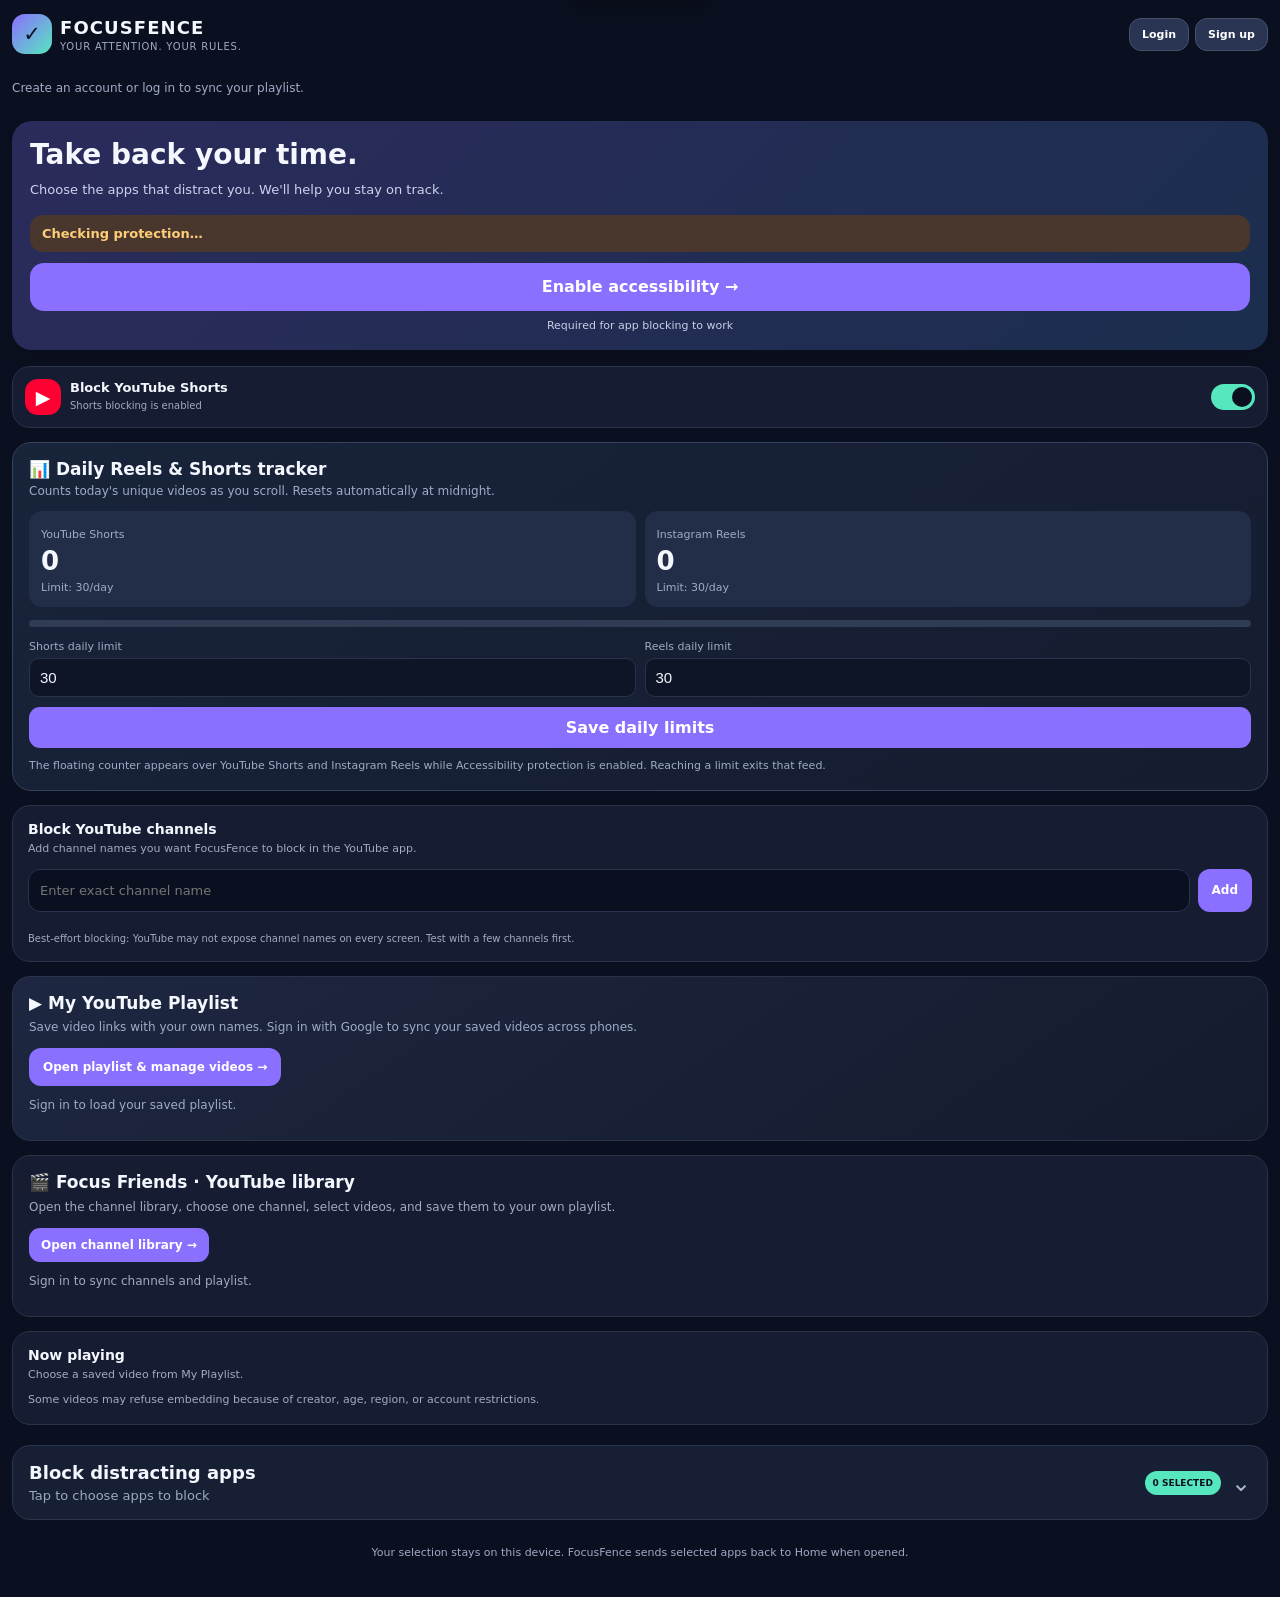
<file: focusfence-ui/index.html>
<!doctype html>
<html lang="en">
<head>
<meta charset="utf-8">
<meta name="viewport" content="width=device-width,initial-scale=1,maximum-scale=1,user-scalable=no">
<meta name="theme-color" content="#0b1020">
<title>FocusFence</title>
<style>
:root{color-scheme:dark;--bg:#0b1020;--surface:#161d32;--surface2:#1e2741;--white:#f5f7ff;--muted:#a0abc6;--purple:#8b6fff;--mint:#56e7be;--line:#2b3349}
*{box-sizing:border-box}html,body{margin:0;min-height:100%;background:var(--bg);color:var(--white);font-family:system-ui,-apple-system,Roboto,sans-serif}body{padding:14px 16px 28px}.brand{display:flex;align-items:center;gap:11px;margin:4px 0 15px}.logo{width:46px;height:46px;border-radius:15px;background:linear-gradient(135deg,#8b6fff,#56e7be);display:grid;place-items:center;font-size:24px;color:#0b1020;font-weight:900}.brand-name{font-size:18px;font-weight:850;letter-spacing:.08em}.tag{font-size:10px;letter-spacing:.12em;color:var(--muted);margin-top:3px}.beta{margin-left:auto;border-radius:99px;padding:7px 10px;background:#8b6fff;color:white;font-size:10px;font-weight:800}.hero{padding:18px;border-radius:23px;background:linear-gradient(135deg,#2b2b5b,#1b2e4e);box-shadow:0 12px 28px #0002}.hero h1{font-size:clamp(22px,6vw,28px);line-height:1.15;margin:0 0 9px}.hero p{font-size:14px;line-height:1.5;color:#cdd3ee;margin:0 0 15px}.status{background:#49372d;color:#ffcd78;border-radius:13px;padding:11px 12px;font-weight:750;font-size:13px}.status.on{background:#1b4243;color:var(--mint)}button{border:0;color:white;font:inherit;font-weight:750;cursor:pointer}.primary{width:100%;height:48px;margin-top:11px;border-radius:14px;background:var(--purple)}.hint{text-align:center;color:#c8cee6;font-size:11px;margin:8px 0 0}.section{display:flex;align-items:center;gap:8px;margin:20px 0 11px}.section h2{font-size:19px;line-height:1.2;margin:0}.section p{font-size:12px;color:var(--muted);margin:5px 0 0}.count{margin-left:auto;white-space:nowrap;border-radius:99px;padding:8px 10px;background:var(--mint);color:#0b1020;font-size:10px;font-weight:850}input[type=search]{width:100%;height:49px;border:1px solid #28334e;border-radius:15px;background:var(--surface);color:var(--white);padding:0 14px;font:inherit;font-size:14px;outline:none;margin-bottom:11px}input[type=search]:focus{border-color:var(--purple)}.list{background:var(--surface);border-radius:17px;padding:4px 11px;overflow:hidden}.app{display:flex;align-items:center;gap:11px;min-height:65px;border-bottom:1px solid var(--line);padding:9px 2px}.app:last-child{border-bottom:0}.app-icon{width:39px;height:39px;flex:none;display:grid;place-items:center;border-radius:12px;background:#2a3453;color:var(--mint);font-weight:850}.app-name{font-size:14px;font-weight:700;overflow-wrap:anywhere}.app-state{font-size:11px;color:var(--muted);margin-top:3px}.app-state.blocked{color:var(--mint)}.app label{margin-left:auto;flex:none;display:flex;align-items:center;padding-left:8px;min-height:42px}.app input{width:21px;height:21px;accent-color:var(--mint)}.more{width:100%;padding:13px;border-radius:12px;background:var(--surface2);margin:9px 0;font-size:13px}.empty{padding:23px 8px;text-align:center;color:var(--muted);font-size:13px}.footer{text-align:center;font-size:11px;line-height:1.5;color:var(--muted);padding:15px 8px}.shorts-card{margin-top:16px;padding:15px;border:1px solid var(--line);border-radius:18px;background:var(--surface);display:flex;align-items:center;gap:12px}.shorts-icon{width:42px;height:42px;border-radius:13px;display:grid;place-items:center;background:#ff0033;color:white;font-size:19px;font-weight:900;flex:none}.shorts-copy{min-width:0;flex:1}.shorts-title{font-size:14px;font-weight:800}.shorts-sub{font-size:11px;line-height:1.4;color:var(--muted);margin-top:4px}.switch{width:48px;height:28px;position:relative;flex:none}.switch input{opacity:0;width:0;height:0}.slider{position:absolute;inset:0;border-radius:99px;background:#48516a;transition:.2s}.slider:before{content:"";position:absolute;width:22px;height:22px;left:3px;top:3px;border-radius:50%;background:white;transition:.2s}.switch input:checked+.slider{background:var(--mint)}.switch input:checked+.slider:before{transform:translateX(20px);background:#0b1020}.offline{display:none;margin:10px 0;color:#ffcd78;font-size:12px;text-align:center}
.yt-library{margin-top:14px;padding:15px;border:1px solid var(--line);border-radius:18px;background:var(--surface)}.yt-library h2{font-size:17px;margin:0 0 6px}.yt-library p{font-size:12px;line-height:1.5;color:var(--muted);margin:0 0 12px}.yt-form{display:flex;gap:8px;margin-top:9px}.yt-form input,.yt-library input[type=password],.yt-library input[type=search]{min-width:0;width:100%;height:43px;border:1px solid #28334e;border-radius:12px;background:var(--bg);color:var(--white);padding:0 11px;font:inherit;font-size:13px}.yt-form input{flex:1}.yt-form button,.yt-actions button,.yt-channel button,.yt-play{padding:9px 11px;border-radius:10px;background:var(--purple);font-size:11px}.yt-actions{display:flex;gap:8px;margin:8px 0}.yt-actions button{flex:1;background:var(--surface2)}.yt-channel{margin-top:10px;padding:11px;border:1px solid var(--line);border-radius:13px;background:#12192b}.yt-channel-head{display:flex;align-items:center;gap:8px}.yt-channel-name{font-size:13px;font-weight:800;flex:1;min-width:0;overflow-wrap:anywhere}.yt-channel button{background:var(--surface2)}.yt-video{display:flex;gap:9px;align-items:center;margin-top:9px;padding-top:9px;border-top:1px solid var(--line)}.yt-thumb{width:92px;aspect-ratio:16/9;object-fit:cover;border-radius:8px;background:#080b13;flex:none}.yt-video-title{font-size:12px;font-weight:700;line-height:1.35;overflow-wrap:anywhere}.yt-video-meta,.yt-status{font-size:10px;line-height:1.5;color:var(--muted);margin-top:5px;overflow-wrap:anywhere}.yt-play{margin-left:auto;flex:none}.yt-library input[type=search]{margin-top:6px}

/* Mobile fit fixes */
html{width:100%;overflow-x:hidden;-webkit-text-size-adjust:100%}
body{width:100%;max-width:100vw;overflow-x:hidden;padding: max(10px,env(safe-area-inset-top)) 12px max(20px,env(safe-area-inset-bottom))}
.brand{gap:8px;min-width:0}
.logo{width:40px;height:40px;flex:0 0 40px;border-radius:13px;font-size:21px}
.brand-name{font-size:clamp(15px,4.5vw,18px);letter-spacing:.06em}
.tag{font-size:clamp(8px,2.5vw,10px);letter-spacing:.08em}
.beta{padding:6px 8px;font-size:9px;flex:none}
.hero{padding:clamp(14px,4vw,18px);border-radius:20px}
.hero p{font-size:13px}
.section{align-items:flex-start;flex-wrap:wrap;row-gap:8px}
.section h2{font-size:clamp(16px,4.8vw,19px)}
.section>div:first-child{min-width:0;flex:1 1 180px}
.count{font-size:9px;padding:7px 8px}
.shorts-card{padding:12px;gap:9px}
.shorts-icon{width:36px;height:36px;flex:0 0 36px}
.shorts-title{font-size:13px}
.shorts-sub{font-size:10px}
.switch{width:44px;height:26px}
.slider:before{width:20px;height:20px}
.switch input:checked+.slider:before{transform:translateX(18px)}
.app{gap:8px}
.app-icon{width:35px;height:35px;flex:0 0 35px}
.app-name{font-size:13px}
.app label{padding-left:5px}
@media(max-width:360px){
 body{padding-left:9px;padding-right:9px}
 .brand{gap:6px}
 .logo{width:35px;height:35px;flex-basis:35px}
 .brand-name{font-size:14px;letter-spacing:.04em}
 .tag{font-size:7px;letter-spacing:.04em}
 .beta{padding:5px 6px;font-size:8px}
 .hero h1{font-size:22px}
 .shorts-card{gap:7px}
 .shorts-title{font-size:12px}
 .section>div:first-child{flex-basis:155px}
}


.channel-card{margin-top:12px;padding:15px;border:1px solid var(--line);border-radius:18px;background:var(--surface)}
.channel-title{font-size:14px;font-weight:800}
.channel-sub{font-size:11px;line-height:1.45;color:var(--muted);margin-top:4px}
.channel-entry{display:flex;gap:8px;margin-top:12px}
.channel-entry input{min-width:0;flex:1;height:43px;border:1px solid #28334e;border-radius:12px;background:var(--bg);color:var(--white);padding:0 11px;font:inherit;font-size:13px}
.channel-entry button{padding:0 14px;border-radius:12px;background:var(--purple);font-size:12px}
.channel-list{display:flex;flex-wrap:wrap;gap:7px;margin-top:10px}
.channel-chip{display:flex;align-items:center;gap:7px;max-width:100%;padding:7px 9px;border-radius:11px;background:var(--surface2);font-size:12px;overflow-wrap:anywhere}
.channel-chip button{background:transparent;color:#ff9ba8;padding:0;font-size:17px;line-height:1}
.channel-note{font-size:10px;line-height:1.45;color:var(--muted);margin-top:10px}


.player-card{margin-top:14px;padding:15px;border:1px solid var(--line);border-radius:18px;background:var(--surface)}
.player-input{display:flex;gap:8px;margin-top:12px}
.player-input input{min-width:0;flex:1;height:44px;border:1px solid #28334e;border-radius:12px;background:var(--bg);color:var(--white);padding:0 11px;font:inherit;font-size:13px}
.player-input button{padding:0 14px;border-radius:12px;background:var(--purple);font-size:12px}
.player-frame{display:none;width:100%;aspect-ratio:16/9;margin-top:12px;border:0;border-radius:13px;background:#000;overflow:hidden}.player-frame iframe{display:block;width:100%;height:100%;border:0;border-radius:13px}
.player-message{font-size:11px;line-height:1.5;color:var(--muted);margin-top:9px}
.player-login{width:100%;min-height:43px;margin-top:10px;border:1px solid #46516c;border-radius:12px;background:var(--surface2);font-size:12px}
body.pip-mode{padding:0!important;overflow:hidden!important;background:#000!important}
body.pip-mode>*{display:none!important}
body.pip-mode #playerCard{display:block!important;position:fixed;inset:0;margin:0;padding:0;border:0;border-radius:0;background:#000;z-index:9999}
body.pip-mode #playerCard>*:not(#videoFrame){display:none!important}
body.pip-mode #videoFrame{display:block!important;width:100vw;height:100vh;aspect-ratio:auto;margin:0;border:0;border-radius:0}

/* Account and playlist pages */
.top-user-name{margin-left:auto;max-width:38%;overflow:hidden;text-overflow:ellipsis;white-space:nowrap;color:var(--mint);font-size:12px;font-weight:800}.account-btn{margin-left:0;flex:none;padding:9px 12px;border-radius:12px;background:#2a3453;border:1px solid #46516c;font-size:11px}
.account-row{display:flex;align-items:center;gap:8px;margin:6px 0 14px}
.playlist-home{margin-top:14px;padding:16px;border:1px solid var(--line);border-radius:18px;background:linear-gradient(145deg,#1e2741,#141b2d)}
.playlist-home h2{font-size:17px;margin:0 0 6px}
.playlist-home p{font-size:12px;line-height:1.45;color:var(--muted);margin:0 0 12px}
.playlist-home button,.playlist-page button{border-radius:12px;background:var(--purple);padding:12px 14px;font-size:12px}
.playlist-page{display:none;position:fixed;inset:0;z-index:10000;overflow:auto;background:var(--bg);padding:max(14px,env(safe-area-inset-top)) 14px max(22px,env(safe-area-inset-bottom))}
.playlist-page.open{display:block}
.playlist-page-head{display:flex;align-items:center;gap:12px;margin:4px 0 18px}
.playlist-page-head h2{font-size:21px;margin:0}
.playlist-page-head button{background:var(--surface2);padding:10px 13px}
.playlist-form{padding:14px;border:1px solid var(--line);border-radius:16px;background:var(--surface);margin-bottom:14px}
.playlist-form label{display:block;font-size:12px;color:var(--muted);margin:9px 0 5px}
.playlist-form input{width:100%;height:44px;border:1px solid #28334e;border-radius:11px;background:var(--bg);color:var(--white);padding:0 11px;font:inherit;font-size:13px}
.playlist-form button{width:100%;margin-top:12px}
.video-item{display:flex;align-items:center;gap:10px;padding:12px;margin:8px 0;background:var(--surface);border:1px solid var(--line);border-radius:14px}
.video-item-main{flex:1;min-width:0}
.video-item-title{font-size:14px;font-weight:750;overflow-wrap:anywhere}
.video-item-url{font-size:10px;color:var(--muted);overflow-wrap:anywhere;margin-top:4px}
.video-item button{padding:9px 10px;background:var(--surface2);font-size:11px;flex:none}
.playlist-message{font-size:12px;line-height:1.5;color:var(--muted);margin:10px 0}

.auth-actions{display:flex;gap:6px;margin-left:auto}.auth-panel{display:none;margin:8px 0 15px;padding:15px;border:1px solid var(--line);border-radius:18px;background:var(--surface)}.auth-panel.open{display:block}.auth-panel h2{font-size:18px;margin:0 0 6px}.auth-panel p{font-size:12px;color:var(--muted);margin:0 0 12px}.auth-panel label{display:block;font-size:12px;color:var(--muted);margin:10px 0 5px}.auth-panel input{width:100%;height:44px;border:1px solid #28334e;border-radius:11px;background:var(--bg);color:var(--white);padding:0 11px;font:inherit}.auth-panel .primary{margin-top:14px}.auth-secondary{display:flex;gap:8px;margin-top:8px}.auth-secondary button{flex:1;padding:10px 5px;border-radius:11px;background:var(--surface2);font-size:12px}.auth-message{font-size:12px;color:#ffcd78;margin-top:10px;overflow-wrap:anywhere}.auth-message.success{color:var(--mint)}

#pullRefreshIndicator{position:fixed;top:0;left:50%;transform:translate(-50%,-100%);z-index:20000;padding:9px 15px;border-radius:0 0 14px 14px;background:#1e2741;color:#56e7be;border:1px solid #46516c;font-size:12px;font-weight:800;box-shadow:0 8px 20px #0004;transition:transform .16s;pointer-events:none}#pullRefreshIndicator.visible{transform:translate(-50%,0)}
.apps-dropdown{width:100%;display:flex;align-items:center;gap:10px;text-align:left;cursor:pointer;border:1px solid #2b3550;border-radius:18px;background:#171f34;color:inherit;padding:16px;margin:20px 0 10px;font:inherit}.apps-heading{flex:1;min-width:0}.apps-heading h2{margin:0 0 5px;font-size:18px}.apps-heading p{margin:0;color:#9da9c3;font-size:13px}.apps-chevron{font-size:24px;color:#aab5d0;transition:transform .2s}.apps-dropdown[aria-expanded="true"] .apps-chevron{transform:rotate(180deg)}#appsPanel[hidden]{display:none!important}#appsPanel #search{width:100%;box-sizing:border-box;margin:4px 0 12px;padding:14px 15px;border:1px solid #303c5b;border-radius:14px;background:#0b1020;color:#f4f6ff;font:inherit;outline:none}#appsPanel #search:focus{border-color:#8b6cff}#appsPanel .list{max-height:420px;overflow-y:auto;overscroll-behavior:contain}
.channel-library-home{margin-top:14px;padding:16px;border:1px solid var(--line);border-radius:18px;background:var(--surface)}.channel-library-home h2{font-size:17px;margin:0 0 6px}.channel-library-home p{font-size:12px;line-height:1.5;color:var(--muted);margin:0 0 12px}.channel-library-home button,.channel-library-page button{border-radius:11px;background:var(--purple);padding:10px 12px;font-size:12px}.channel-library-page{display:none;position:fixed;inset:0;z-index:10002;overflow:auto;background:var(--bg);padding:max(14px,env(safe-area-inset-top)) 12px max(24px,env(safe-area-inset-bottom))}.channel-library-page.open{display:block}.channel-library-head{display:flex;align-items:center;gap:10px;margin:4px 0 16px}.channel-library-head h2{font-size:20px;margin:0;flex:1}.channel-library-head button{background:var(--surface2)}.channel-library-grid{display:grid;grid-template-columns:repeat(auto-fit,minmax(145px,1fr));gap:9px;margin:12px 0}.channel-pick{display:flex;align-items:center;gap:9px;text-align:left;padding:11px!important;background:var(--surface)!important;border:1px solid var(--line);min-width:0}.channel-pick.active{border-color:var(--purple)}.channel-pick img{width:38px;height:38px;border-radius:50%;object-fit:cover;flex:none}.channel-pick span{min-width:0;overflow-wrap:anywhere;font-weight:750}.channel-library-toolbar{display:flex;gap:8px;align-items:center;flex-wrap:wrap;margin:12px 0}.channel-library-toolbar input{flex:1;min-width:130px}.channel-library-page input{height:42px;border:1px solid #28334e;border-radius:11px;background:var(--surface);color:var(--white);padding:0 10px;font:inherit;font-size:12px;min-width:0}.library-video{display:flex;align-items:center;gap:9px;padding:10px 0;border-top:1px solid var(--line)}.library-video img{width:100px;aspect-ratio:16/9;object-fit:cover;border-radius:8px;flex:none}.library-video-copy{flex:1;min-width:0}.library-video-title{font-size:12px;font-weight:750;line-height:1.35;overflow-wrap:anywhere}.library-video-meta,.library-status{font-size:10px;color:var(--muted);margin-top:4px}.library-video input[type=checkbox]{width:19px;height:19px;flex:none;accent-color:var(--purple)}.library-video .custom-name{width:100%;margin-top:7px}.library-video button{padding:8px 10px;flex:none}.library-section-title{font-size:14px;font-weight:800;margin:18px 0 8px}.saved-video-actions{display:flex;gap:6px;flex-wrap:wrap;margin-top:7px}.saved-video-actions button{padding:7px 9px;background:var(--surface2)}
</style>
<style>
.reel-tracker{margin:14px 0;padding:16px;border:1px solid #34415f;border-radius:19px;background:linear-gradient(145deg,#18243a,#151c30)}
.reel-tracker h2{font-size:17px;margin:0 0 5px}.reel-muted{font-size:12px;color:var(--muted);margin:0 0 13px}
.reel-counts{display:grid;grid-template-columns:1fr 1fr;gap:9px}
.reel-count{padding:12px;border-radius:13px;background:#222e48}
.reel-count strong{display:block;font-size:26px;margin-top:4px}.reel-count span{font-size:11px;color:var(--muted)}
.reel-limits{display:grid;grid-template-columns:1fr 1fr;gap:9px;margin-top:13px}
.reel-limits label{font-size:11px;color:var(--muted);display:block}
.reel-limits input{width:100%;margin-top:5px;padding:10px;border-radius:10px;border:1px solid var(--line);background:#0e1527;color:var(--white);font-size:15px}
.reel-save{width:100%;margin-top:10px;padding:11px;border-radius:11px;background:var(--purple);color:white;font-weight:750}
.reel-progress{height:7px;background:#303b54;border-radius:99px;overflow:hidden;margin-top:13px}.reel-progress>div{height:100%;background:var(--mint);width:0;transition:width .2s}
.reel-note{font-size:11px;color:var(--muted);line-height:1.45;margin-top:10px}
</style>
</head>
<body>
<div id="pullRefreshIndicator" aria-live="polite">↓ Pull to refresh</div>
<header class="brand"><div class="logo">✓</div><div><div class="brand-name">FOCUSFENCE</div><div class="tag">YOUR ATTENTION. YOUR RULES.</div></div><div class="top-user-name" id="topUserName" hidden></div><div class="auth-actions" id="authActions"><button class="account-btn" onclick="openAuth('login')">Login</button><button class="account-btn" onclick="openAuth('signup')">Sign up</button></div><button class="account-btn" id="loginButton" hidden onclick="googleLogin()">Continue with Google</button></header>
<section class="auth-panel" id="authPanel"><h2 id="authTitle">Login</h2><p id="authIntro">Log in with your email and password.</p><form onsubmit="submitEmailAuth(event)">
<div id="authNameWrap" hidden><label for="authName">Full name</label><input id="authName" maxlength="80" autocomplete="name" placeholder="Full name"></div>
<label for="authEmail">Email</label><input id="authEmail" type="email" autocomplete="email" required placeholder="you@example.com">
<div id="savedEmailRow" style="display:none;margin-top:8px"><button type="button" id="useSavedEmail" class="account-btn">Use saved email</button></div>
<label style="display:flex;align-items:center;gap:8px;margin-top:10px;color:var(--muted);font-size:12px"><input id="rememberEmail" type="checkbox" style="width:16px;height:16px;flex:none"> Remember my email on this device</label>
<label for="authPassword">Password</label><input id="authPassword" type="password" minlength="6" required autocomplete="current-password" placeholder="At least 6 characters">
<div id="authConfirmWrap" hidden><label for="authConfirm">Confirm password</label><input id="authConfirm" type="password" minlength="6" autocomplete="new-password" placeholder="Re-enter password"></div>
<button class="primary" id="authSubmit" type="submit">Login</button></form><button type="button" id="forgotPasswordBtn" class="account-btn" style="margin-top:10px;width:100%">Forgot password?</button><div class="auth-secondary"><button type="button" onclick="openAuth('login')">Login</button><button type="button" onclick="openAuth('signup')">Sign up</button><button type="button" onclick="googleLogin()">Google</button></div><div id="authMessage" class="auth-message" role="status"></div></section>
<div class="account-row"><div id="accountStatus" class="playlist-message">Create an account or log in to sync your playlist.</div></div>
<section class="hero"><h1>Take back your time.</h1><p>Choose the apps that distract you. We'll help you stay on track.</p><div id="status" class="status">Checking protection…</div><button class="primary" onclick="enableProtection()">Enable accessibility →</button><div class="hint">Required for app blocking to work</div></section>
<section class="shorts-card"><div class="shorts-icon">▶</div><div class="shorts-copy"><div class="shorts-title">Block YouTube Shorts</div><div id="shortsState" class="shorts-sub">Shorts blocking is enabled</div></div><label class="switch" aria-label="Enable or disable YouTube Shorts blocking"><input id="shortsToggle" type="checkbox" checked onchange="toggleShorts(this.checked)"><span class="slider"></span></label></section>
<section class="reel-tracker">
 <h2>📊 Daily Reels &amp; Shorts tracker</h2>
 <p class="reel-muted">Counts today's unique videos as you scroll. Resets automatically at midnight.</p>
 <div class="reel-counts">
  <div class="reel-count"><span>YouTube Shorts</span><strong id="shortsToday">0</strong><span id="shortsLimitLabel">Limit: 30/day</span></div>
  <div class="reel-count"><span>Instagram Reels</span><strong id="reelsToday">0</strong><span id="reelsLimitLabel">Limit: 30/day</span></div>
 </div>
 <div class="reel-progress"><div id="reelProgressFill"></div></div>
 <div class="reel-limits">
  <label>Shorts daily limit<input id="shortsDailyLimit" type="number" min="1" max="10000" value="30"></label>
  <label>Reels daily limit<input id="reelsDailyLimit" type="number" min="1" max="10000" value="30"></label>
 </div>
 <button class="reel-save" type="button" onclick="saveReelLimits()">Save daily limits</button>
 <div id="reelTrackerMessage" class="reel-note">The floating counter appears over YouTube Shorts and Instagram Reels while Accessibility protection is enabled. Reaching a limit exits that feed.</div>
</section>


<section class="channel-card">
 <div class="channel-title">Block YouTube channels</div>
 <div class="channel-sub">Add channel names you want FocusFence to block in the YouTube app.</div>
 <form class="channel-entry" onsubmit="addChannel(event)">
  <input id="channelInput" type="text" maxlength="80" placeholder="Enter exact channel name" autocomplete="off">
  <button type="submit">Add</button>
 </form>
 <div id="channelList" class="channel-list"></div>
 <div class="channel-note">Best-effort blocking: YouTube may not expose channel names on every screen. Test with a few channels first.</div>
</section>

<section class="playlist-home">
 <h2>▶ My YouTube Playlist</h2><p>Save video links with your own names. Sign in with Google to sync your saved videos across phones.</p>
 <button type="button" onclick="openPlaylistPage()">Open playlist &amp; manage videos →</button>
 <div id="playlistHomeStatus" class="playlist-message">Sign in to load your saved playlist.</div>
</section>
<section class="channel-library-home"><h2>🎬 Focus Friends · YouTube library</h2><p>Open the channel library, choose one channel, select videos, and save them to your own playlist.</p><button type="button" onclick="openChannelLibrary()">Open channel library →</button><div id="channelLibraryHomeStatus" class="playlist-message">Sign in to sync channels and playlist.</div></section>
<section class="channel-library-page" id="channelLibraryPage"><div class="channel-library-head"><button type="button" onclick="closeChannelLibrary()">← Home</button><h2>Focus Friends</h2><button type="button" onclick="openPlaylistPage()">My Playlist</button></div>
<label class="channel-sub" for="youtubeApiKey">YouTube Data API key</label><input id="youtubeApiKey" type="password" autocomplete="off" placeholder="Paste YouTube Data API key" style="width:100%"><div class="yt-actions"><button type="button" onclick="saveYouTubeApiKey()">Save API key</button><button type="button" onclick="toggleApiKeyVisibility()">Show / hide key</button></div>
<div class="library-status" id="youtubeStatus">Save your API key, then add a channel.</div><form class="yt-form" onsubmit="addYouTubeChannel(event)"><input id="youtubeChannelInput" maxlength="180" placeholder="Channel name or YouTube channel URL" required><button type="submit">Add</button></form>
<div class="library-section-title">Your channels · tap one to open its videos</div><div id="youtubeChannels" class="channel-library-grid"></div><div id="selectedChannelHeading" class="library-section-title">Select a channel to view its videos</div>
<div class="channel-library-toolbar"><input id="youtubeVideoSearch" type="search" placeholder="Search this channel's videos"><button type="button" onclick="renderYtVideoSearch()">Search</button></div><div class="library-status">Select videos using checkboxes. Add a custom playlist name if desired.</div><div id="youtubeVideoResults"></div>
<button type="button" onclick="saveSelectedChannelVideos()" style="width:100%;margin-top:14px">Save selected videos to My Playlist</button><div class="library-status" id="selectedVideosStatus" aria-live="polite"></div><div class="channel-note">Shorts filter hides videos 3 minutes or shorter. YouTube's API does not reliably identify every Short, so this is an approximation.</div></section>
<section id="playerCard" class="player-card">
 <div class="channel-title">Now playing</div>
 <div id="nowPlayingTitle" class="channel-sub">Choose a saved video from My Playlist.</div>
 <div id="videoFrame" class="player-frame" aria-label="YouTube video player"></div>
 <div id="playerMessage" class="player-message">Some videos may refuse embedding because of creator, age, region, or account restrictions.</div>
</section>
<div id="playlistPage" class="playlist-page">
 <div class="playlist-page-head"><button type="button" onclick="closePlaylistPage()">← Home</button><h2>My Playlist</h2></div>
 <div class="playlist-form"><div class="channel-title">Add a video</div>
  <form onsubmit="savePlaylistVideo(event)">
   <label for="playlistVideoName">Video name (your choice)</label><input id="playlistVideoName" maxlength="100" placeholder="e.g. Economics lecture 1" required>
   <label for="playlistVideoUrl">YouTube video link</label><input id="playlistVideoUrl" type="url" inputmode="url" placeholder="https://youtube.com/watch?v=..." required>
   <button type="submit">Save to playlist</button>
  </form>
  <div id="playlistMessage" class="playlist-message">Sign in with Google to save your playlist in Firebase.</div>
 </div>
 <div id="playlistVideos"></div>
</div>

<button type="button" class="section apps-dropdown" id="appsDropdown" aria-expanded="false" aria-controls="appsPanel" onclick="toggleAppsPanel()"><div class="apps-heading"><h2>Block distracting apps</h2><p>Tap to choose apps to block</p></div><span id="count" class="count">0 SELECTED</span><span class="apps-chevron">⌄</span></button>
 <div id="appsPanel" hidden>
 <input id="search" type="search" placeholder="🔎 Search installed apps" autocomplete="off" aria-label="Search installed apps">
 <div id="list" class="list"><div class="empty">Loading installed apps…</div></div>
 <div id="offline" class="offline">Could not load app data. Please reopen FocusFence.</div>
 </div>
 <footer class="footer">Your selection stays on this device. FocusFence sends selected apps back to Home when opened.</footer>
<script>
let apps=[], selected=new Set(), showAll=false;
function toggleAppsPanel(){const p=document.getElementById("appsPanel"),b=document.getElementById("appsDropdown");const open=b.getAttribute("aria-expanded")!=="true";b.setAttribute("aria-expanded",String(open));p.hidden=!open;if(open)setTimeout(()=>document.getElementById("search").focus({preventScroll:true}),80)}
function native(){return window.FocusFenceNative||null}
function escapeHtml(v){return String(v).replace(/[&<>"']/g,c=>({'&':'&amp;','<':'&lt;','>':'&gt;','"':'&quot;',"'":'&#39;'}[c]))}
function refreshStatus(){const n=native(), el=document.getElementById('status');if(!n){el.textContent='Protection status unavailable';return}const on=n.isProtectionEnabled();el.textContent=on?'● PROTECTION IS ON':'○ PROTECTION IS OFF';el.className='status'+(on?' on':'');try{const shorts=n.isShortsBlockingEnabled();document.getElementById('shortsToggle').checked=shorts;document.getElementById('shortsState').textContent=shorts?'Shorts blocking is enabled':'Shorts blocking is disabled'}catch(e){}}
function loadData(){try{const n=native();if(!n)throw Error('bridge');apps=JSON.parse(n.getAppsJson());selected=new Set(JSON.parse(n.getSelectedPackagesJson()));draw();refreshStatus();refreshReelStats();setInterval(refreshReelStats,2000)}catch(e){document.getElementById('offline').style.display='block';document.getElementById('list').innerHTML='<div class="empty">App list could not be loaded. Try reopening the app.</div>'}}
function draw(){const query=document.getElementById('search').value.trim().toLocaleLowerCase();const filtered=apps.filter(a=>a.label.toLocaleLowerCase().includes(query));const shown=(showAll||query)?filtered:filtered.slice(0,25);const list=document.getElementById('list');document.getElementById('count').textContent=selected.size+' SELECTED';if(!filtered.length){list.innerHTML='<div class="empty">No apps match your search.</div>';return}let out=shown.map(a=>{const yes=selected.has(a.packageName);const initial=escapeHtml((a.label.trim()[0]||'A').toUpperCase());return '<div class="app"><div class="app-icon">'+initial+'</div><div style="min-width:0;flex:1"><div class="app-name">'+escapeHtml(a.label)+'</div><div class="app-state '+(yes?'blocked':'')+'">'+(yes?'Blocked':'Allowed')+'</div></div><label aria-label="Block '+escapeHtml(a.label)+'"><input type="checkbox" '+(yes?'checked':'')+' onchange="toggleApp(\''+escapeHtml(a.packageName).replace(/&#39;/g,'\\\'')+'\',this.checked)"></label></div>'}).join('');if(!query&&!showAll&&filtered.length>25)out+='<button class="more" onclick="showAll=true;draw()">Show all installed apps ↓</button>';list.innerHTML=out}
function toggleApp(pkg,checked){const n=native();if(!n)return;try{n.setBlocked(pkg,checked);if(checked)selected.add(pkg);else selected.delete(pkg);draw()}catch(e){loadData()}}
function toggleShorts(enabled){const n=native();if(!n)return;try{n.setShortsBlockingEnabled(enabled);document.getElementById('shortsState').textContent=enabled?'Shorts blocking is enabled':'Shorts blocking is disabled'}catch(e){document.getElementById('shortsToggle').checked=!enabled}}
function refreshReelStats(){
 try{
  const n=native();if(!n)return;
  const s=JSON.parse(n.getDailyStatsJson());
  document.getElementById('shortsToday').textContent=s.shorts;
  document.getElementById('reelsToday').textContent=s.reels;
  document.getElementById('shortsLimitLabel').textContent='Limit: '+s.shortsLimit+'/day';
  document.getElementById('reelsLimitLabel').textContent='Limit: '+s.reelsLimit+'/day';
  // Do not overwrite a value while the user is editing it; stats refresh every 2 seconds.
  const shortsInput=document.getElementById('shortsDailyLimit');
  const reelsInput=document.getElementById('reelsDailyLimit');
  if(document.activeElement!==shortsInput) shortsInput.value=s.shortsLimit;
  if(document.activeElement!==reelsInput) reelsInput.value=s.reelsLimit;
  const pct=Math.min(100,Math.max(s.shorts/s.shortsLimit,s.reels/s.reelsLimit)*100);
  document.getElementById('reelProgressFill').style.width=pct+'%';
 }catch(e){}
}
function saveReelLimits(){
 const n=native();if(!n)return;
 const shortsInput=document.getElementById('shortsDailyLimit');
 const reelsInput=document.getElementById('reelsDailyLimit');
 const shortsValue=Number.parseInt(shortsInput.value,10);
 const reelsValue=Number.parseInt(reelsInput.value,10);
 if(!Number.isInteger(shortsValue)||!Number.isInteger(reelsValue)||shortsValue<1||reelsValue<1){
  document.getElementById('reelTrackerMessage').textContent='Enter a whole number greater than 0 for both limits.';
  return;
 }
 const shorts=Math.min(10000,shortsValue);
 const reels=Math.min(10000,reelsValue);
 try{
  n.setDailyLimits(shorts,reels);
  shortsInput.value=shorts;
  reelsInput.value=reels;
  refreshReelStats();
  document.getElementById('reelTrackerMessage').textContent='Saved: Shorts '+shorts+'/day, Reels '+reels+'/day.';
 }catch(e){document.getElementById('reelTrackerMessage').textContent='Could not save limits. Reopen the app and try again.'}
}
function enableProtection(){const n=native();if(n)n.openAccessibilitySettings()}
document.getElementById('search').addEventListener('input',()=>{showAll=!!document.getElementById('search').value.trim();draw()});

let blockedChannels=[];
function renderChannels(){
 const box=document.getElementById('channelList');
 if(!box)return;
 box.innerHTML=blockedChannels.map((name,i)=>'<span class="channel-chip">'+escapeHtml(name)+'<button type="button" aria-label="Remove '+escapeHtml(name)+'" onclick="removeChannel('+i+')">×</button></span>').join('');
}
function loadChannels(){
 try{const n=native();blockedChannels=n?JSON.parse(n.getBlockedChannelsJson()):[];renderChannels()}catch(e){blockedChannels=[];renderChannels()}
}
function addChannel(event){
 event.preventDefault();
 const input=document.getElementById('channelInput');
 const name=input.value.trim().replace(/\s+/g,' ');
 if(!name)return;
 if(blockedChannels.some(x=>x.toLocaleLowerCase()===name.toLocaleLowerCase())){input.value='';return}
 const n=native();if(!n)return;
 try{n.addBlockedChannel(name);blockedChannels.push(name);input.value='';renderChannels()}catch(e){}
}
function removeChannel(index){
 const name=blockedChannels[index],n=native();if(!name||!n)return;
 try{n.removeBlockedChannel(name);blockedChannels.splice(index,1);renderChannels()}catch(e){}
}

function extractVideoId(raw){
 try{
  const u=new URL(raw.trim());
  const host=u.hostname.toLowerCase().replace(/^www\\./,'');
  if(host==='youtu.be')return u.pathname.split('/').filter(Boolean)[0]||'';
  if(host==='youtube.com'||host==='m.youtube.com'||host==='youtube-nocookie.com'){
   if(u.pathname==='/watch')return u.searchParams.get('v')||'';
   const parts=u.pathname.split('/').filter(Boolean);
   if(['shorts','embed','live'].includes(parts[0]))return parts[1]||'';
  }
 }catch(e){}
 return '';
}
function playVideo(event){
 event.preventDefault();
 const raw=document.getElementById('videoUrl').value.trim();
 const id=extractVideoId(raw);
 const message=document.getElementById('playerMessage');
 const frame=document.getElementById('videoFrame');
 if(!/^[A-Za-z0-9_-]{11}$/.test(id)){
  frame.style.display='none';frame.removeAttribute('src');
  try{const n=native();if(n&&n.setPlayerActive)n.setPlayerActive(false)}catch(e){}
  message.textContent='Please paste a valid YouTube video link.';
  return;
 }
 frame.src='https://www.youtube-nocookie.com/embed/'+encodeURIComponent(id)+'?playsinline=1&rel=0';
 frame.style.display='block';
 try{const n=native();if(n&&n.setPlayerActive)n.setPlayerActive(true)}catch(e){}
 message.textContent='Loading video… If playback is blocked, that video may not allow embedding.';
}
function googleLoginInfo(){
 alert('Google sign-in is not connected yet. To enable secure Google/YouTube account linking, the app needs a Google OAuth Client ID and authorized redirect setup.');
}

loadData();loadChannels();setInterval(refreshStatus,2500);

(function setupPullToRefresh(){
  let startY=0,pulling=false,refreshing=false,resetTimer=null;
  const indicator=document.getElementById('pullRefreshIndicator');
  function hideIndicator(){indicator.classList.remove('visible');indicator.style.transform='translate(-50%,-100%)';}
  function resetRefresh(){refreshing=false;pulling=false;hideIndicator();}
  function isAtTop(){return window.scrollY<=0 && document.documentElement.scrollTop<=0 && document.body.scrollTop<=0;}
  document.addEventListener('touchstart',e=>{
   if(refreshing||e.touches.length!==1||!isAtTop())return;
   const t=e.target;
   if(t&&t.closest&&t.closest('input,textarea,select,button,iframe,.playlist-page'))return;
   startY=e.touches[0].clientY;pulling=true;
  },{passive:true});
  document.addEventListener('touchmove',e=>{
   if(!pulling||refreshing||!e.touches.length)return;
   const delta=e.touches[0].clientY-startY;
   if(delta>0&&isAtTop()){
    indicator.textContent=delta>95?'↻ Release to refresh':'↓ Pull to refresh';
    indicator.style.transform='translate(-50%,'+Math.max(-100,Math.min(0,delta-45))+'px)';
    indicator.classList.add('visible');
   }else hideIndicator();
  },{passive:true});
  document.addEventListener('touchend',e=>{
   if(!pulling)return;pulling=false;
   const endY=e.changedTouches&&e.changedTouches[0]?e.changedTouches[0].clientY:startY;
   if(endY-startY>95&&!refreshing){
    refreshing=true;indicator.textContent='↻ Refreshing…';indicator.classList.add('visible');indicator.style.transform='translate(-50%,0)';
    if(resetTimer)clearTimeout(resetTimer);
    resetTimer=setTimeout(resetRefresh,3500);
    try{const n=window.FocusFenceNative;if(n&&n.refreshRemoteUi){n.refreshRemoteUi();return}}catch(err){}
    try{window.location.reload();}catch(err){resetRefresh();}
   }else hideIndicator();
  },{passive:true});
  window.addEventListener('pageshow',resetRefresh);
})();

</script>

<script>
// Surface Firebase module load/runtime failures instead of leaving the fallback silently active.
window.addEventListener('unhandledrejection', function(event) {
  if (window.__focusFenceAuthModuleReady) return;
  const message = document.getElementById('authMessage');
  const reason = event.reason && (event.reason.message || String(event.reason));
  if (message) {
    message.textContent = 'Firebase initialization failed: ' + (reason || 'module promise rejected');
    message.style.display = 'block';
    message.className = 'auth-message';
  }
});
window.addEventListener('error', function(event) {
  const target = event.target;
  const isModuleLoadError = target && target.tagName === 'SCRIPT' && target.type === 'module';
  if (!isModuleLoadError && !event.message) return;
  if (window.__focusFenceAuthModuleReady) return;
  const message = document.getElementById('authMessage');
  if (message) {
    message.textContent = 'Login service failed to load. Check internet and reload. ' + (event.message || 'Firebase module import failed.');
    message.style.display = 'block';
    message.className = 'auth-message';
  }
}, true);
// Keep the login panel usable even if the Firebase module fails to load.
window.openAuth = function(mode) {
  const panel=document.getElementById('authPanel');
  if(!panel) return;
  const signup=mode==='signup';
  panel.classList.add('open');
  const title=document.getElementById('authTitle');
  const intro=document.getElementById('authIntro');
  const nameWrap=document.getElementById('authNameWrap');
  const confirmWrap=document.getElementById('authConfirmWrap');
  const name=document.getElementById('authName');
  const confirm=document.getElementById('authConfirm');
  const submit=document.getElementById('authSubmit');
  const message=document.getElementById('authMessage');
  if(title) title.textContent=signup?'Create account':'Welcome back';
  if(intro) intro.textContent=signup?'Enter your name, email and password.':'Log in with your registered email and password.';
  if(nameWrap) nameWrap.hidden=!signup;
  if(confirmWrap) confirmWrap.hidden=!signup;
  if(name) name.required=signup;
  if(confirm) confirm.required=signup;
  if(submit) submit.textContent=signup?'Create account':'Login';
  if(message){message.textContent='';message.style.display='block';}
};
window.submitEmailAuth = async function(event) {
  event.preventDefault();
  const el = id => document.getElementById(id);
  const message = el('authMessage');
  const button = el('authSubmit');
  const show = (text, success=false) => {
    if (!message) return;
    message.textContent = text;
    message.style.display = 'block';
    message.className = 'auth-message' + (success ? ' success' : '');
  };
  const email = (el('authEmail')?.value || '').trim();
  const password = el('authPassword')?.value || '';
  const signup = !el('authNameWrap')?.hidden;
  const name = (el('authName')?.value || '').trim();
  const confirm = el('authConfirm')?.value || '';
  if (!email) { show('Enter your email address.'); el('authEmail')?.focus(); return; }
  // Let Firebase validate the address; avoid rejecting valid Gmail aliases in the UI.
  if (!password) { show('Enter your password.'); el('authPassword')?.focus(); return; }
  if (signup && !name) { show('Enter your name.'); return; }
  if (signup && password !== confirm) { show('Passwords do not match.'); return; }
  if (button) { button.disabled = true; button.textContent = signup ? 'Creating account…' : 'Logging in…'; }
  show(signup ? 'Creating your account…' : 'Checking your email and password…');
  try {
    const endpoint = signup ? 'signUp' : 'signInWithPassword';
    const response = await fetch('https://identitytoolkit.googleapis.com/v1/accounts:' + endpoint + '?key=AIzaSyBg_BlQ--coEPqFioe00_uHEyYwUc-OHQ4', {
      method: 'POST',
      headers: {'Content-Type':'application/json'},
      body: JSON.stringify({email, password, returnSecureToken:true})
    });
    const data = await response.json();
    if (!response.ok) {
      const code = data?.error?.message || '';
      const errors = {
        EMAIL_NOT_FOUND:'No account exists for this email address.',
        INVALID_PASSWORD:'Incorrect password. Check it and try again.',
        INVALID_LOGIN_CREDENTIALS:'Email or password is incorrect.',
        INVALID_EMAIL:'Enter a valid email address.',
        USER_DISABLED:'This account has been disabled.',
        EMAIL_EXISTS:'This email is already registered. Please log in.',
        WEAK_PASSWORD:'Choose a stronger password (at least 6 characters).',
        OPERATION_NOT_ALLOWED:'Email/Password sign-in is disabled in Firebase Authentication.',
        TOO_MANY_ATTEMPTS_TRY_LATER:'Too many attempts. Wait a while and try again.'
      };
      throw new Error(errors[code] || ('Authentication failed: ' + (code || 'unknown error') + '.'));
    }
    if (signup && data.idToken && name) {
      await fetch('https://identitytoolkit.googleapis.com/v1/accounts:update?key=AIzaSyBg_BlQ--coEPqFioe00_uHEyYwUc-OHQ4', {
        method:'POST', headers:{'Content-Type':'application/json'},
        body:JSON.stringify({idToken:data.idToken,displayName:name,returnSecureToken:true})
      });
      const verifyResponse = await fetch('https://identitytoolkit.googleapis.com/v1/accounts:sendOobCode?key=AIzaSyBg_BlQ--coEPqFioe00_uHEyYwUc-OHQ4', {
        method:'POST', headers:{'Content-Type':'application/json'},
        body:JSON.stringify({requestType:'VERIFY_EMAIL',idToken:data.idToken})
      });
      if (!verifyResponse.ok) { show('Account created, but verification email could not be sent. Please try resend from the app.', false); return; }
    }
    if (!signup) {
      show('Firebase credentials were accepted, but the app Firebase module did not start. Trying direct Firebase SDK login…');
      try {
        const appMod = await import('https://www.gstatic.com/firebasejs/10.14.1/firebase-app.js');
        const authMod = await import('https://www.gstatic.com/firebasejs/10.14.1/firebase-auth.js');
        const fallbackApp = appMod.getApps().length ? appMod.getApp() : appMod.initializeApp({
          apiKey:'AIzaSyBg_BlQ--coEPqFioe00_uHEyYwUc-OHQ4',
          authDomain:'abhyas-e33b3.firebaseapp.com',
          projectId:'abhyas-e33b3',
          appId:'1:294695344786:web:17ba12f91ec80a0e25644b'
        }, 'focusfence-fallback');
        const fallbackAuth = authMod.getAuth(fallbackApp);
        await authMod.setPersistence(fallbackAuth, authMod.browserLocalPersistence);
        await authMod.signInWithEmailAndPassword(fallbackAuth, email, password);
        show('Firebase sign-in succeeded, but the main app service did not start. Please send this message screenshot so we can fix app initialization.', true);
      } catch (sdkError) {
        show('Firebase app module failed: ' + (sdkError && (sdkError.message || sdkError.code) || 'unknown error') + '. Check internet access to gstatic.com.', false);
      }
    } else {
      show('Account created. Verification link sent to your email. Open it, then log in.', true);
    }
  } catch (error) {
    show(error?.message || 'Could not contact the login service. Check your internet connection.');
  } finally {
    if (button) { button.disabled = false; button.textContent = signup ? 'Create account' : 'Login'; }
  }
};
document.addEventListener('click', function(event) {
  const button = event.target.closest('#authActions button');
  if (!button) return;
  const label = (button.textContent || '').trim().toLowerCase();
  if (label === 'login' || label === 'sign up') {
    event.preventDefault();
    const signup = label === 'sign up';
    const panel = document.getElementById('authPanel');
    if (panel) panel.classList.add('open');
    if (typeof window.openAuth === 'function') window.openAuth(signup ? 'signup' : 'login');
  }
});

 // Independent password-reset fallback: works even if the Firebase JS module fails to load.
 document.addEventListener('click', async function(event) {
   const button = event.target.closest('#forgotPasswordBtn');
   if (!button) return;
   event.preventDefault();
   event.stopImmediatePropagation();
   const emailInput = document.getElementById('authEmail');
   const message = document.getElementById('authMessage');
   const email = (emailInput && emailInput.value || '').trim();
   const showMessage = (text, success) => {
     if (!message) return;
     message.textContent = text;
     message.style.display = 'block';
     message.className = 'auth-message' + (success ? ' success' : '');
   };
   if (!email) {
     showMessage('Enter your registered email address first, then tap Forgot password.', false);
     if (emailInput) emailInput.focus();
     return;
   }
   button.disabled = true;
   showMessage('Sending password reset email…', false);
   try {
     const response = await fetch('https://identitytoolkit.googleapis.com/v1/accounts:sendOobCode?key=AIzaSyBg_BlQ--coEPqFioe00_uHEyYwUc-OHQ4', {
       method: 'POST',
       headers: {'Content-Type': 'application/json'},
       body: JSON.stringify({requestType: 'PASSWORD_RESET', email: email})
     });
     const data = await response.json();
     if (!response.ok) {
       const code = data && data.error && data.error.message || '';
       const messages = {
         INVALID_EMAIL: 'That email address is not valid.',
         EMAIL_NOT_FOUND: 'No account was found for that email address.',
         TOO_MANY_ATTEMPTS_TRY_LATER: 'Too many attempts. Please wait and try again.',
         OPERATION_NOT_ALLOWED: 'Password reset is disabled in Firebase Authentication.'
       };
       throw new Error(messages[code] || 'Could not send the reset email. Check your connection and Firebase Authentication settings.');
     }
     showMessage('Password reset email sent. Check your inbox and spam folder.', true);
   } catch (error) {
     showMessage(error && error.message || 'Password reset failed. Check your internet connection and try again.', false);
   } finally {
     button.disabled = false;
   }
 }, true);

</script>

<script type="module" onerror="(function(){var m=document.getElementById('authMessage');if(m&&!window.__focusFenceAuthModuleReady){m.textContent='Firebase login script could not load. Check internet/WebView access to gstatic.com and reload.';m.style.display='block';m.className='auth-message';}})()">
import { initializeApp } from 'https://www.gstatic.com/firebasejs/10.14.1/firebase-app.js';
import { getAuth, GoogleAuthProvider, signInWithPopup, onAuthStateChanged, signOut, createUserWithEmailAndPassword, signInWithEmailAndPassword, updateProfile, sendPasswordResetEmail, sendEmailVerification, setPersistence, browserLocalPersistence } from 'https://www.gstatic.com/firebasejs/10.14.1/firebase-auth.js';
let db=null, collection, addDoc, getDocs, deleteDoc, doc, query, orderBy, serverTimestamp, setDoc, updateDoc;
let firestoreReady=Promise.resolve(false);

const firebaseConfig={
 apiKey:'AIzaSyBg_BlQ--coEPqFioe00_uHEyYwUc-OHQ4',
 authDomain:'abhyas-e33b3.firebaseapp.com',
 projectId:'abhyas-e33b3',
 storageBucket:'abhyas-e33b3.firebasestorage.app',
 messagingSenderId:'294695344786',
 appId:'1:294695344786:web:17ba12f91ec80a0e25644b',
 measurementId:'G-PFRF9NFY6K'
};
const app=initializeApp(firebaseConfig), auth=getAuth(app), provider=new GoogleAuthProvider();
// Load Firestore separately so a Firestore module failure cannot prevent email/password authentication.
firestoreReady=import('https://www.gstatic.com/firebasejs/10.14.1/firebase-firestore.js').then(mod=>{
 db=mod.getFirestore(app);
 ({collection,addDoc,getDocs,deleteDoc,doc,query,orderBy,serverTimestamp,setDoc,updateDoc}=mod);
 return true;
}).catch(error=>{
 const message=el('authMessage');
 if(message){message.textContent='Login is available, but Firebase playlist sync failed to initialize: '+(error?.message||error);message.style.display='block';message.className='auth-message';}
 return false;
});
// Keep the session across reloads and browser restarts until the user explicitly signs out.
const authPersistenceReady=setPersistence(auth,browserLocalPersistence);
let currentUser=null, savedVideos=[];
let ytPlayer=null, currentVideo=null, progressTimer=null;
const el=id=>document.getElementById(id);
const progressKey=id=>'focusfence-video-progress-'+id;
function savedPosition(video){
 const local=Number(localStorage.getItem(progressKey(video.videoId))||0);
 return Math.max(0,Number(video.lastPositionSec)||0,local);
}
function rememberPosition(seconds){
 if(!currentVideo||!Number.isFinite(seconds)||seconds<0)return;
 const safeSeconds=Math.floor(seconds);
 try{localStorage.setItem(progressKey(currentVideo.videoId),String(safeSeconds))}catch(e){}
 if(currentUser&&currentVideo.id){
  updateDoc(doc(db,'users',currentUser.uid,'playlistVideos',currentVideo.id),{lastPositionSec:safeSeconds}).catch(()=>{});
 }
}
function startProgressSaving(){
 if(progressTimer)clearInterval(progressTimer);
 progressTimer=setInterval(()=>{
  try{if(ytPlayer&&ytPlayer.getPlayerState&&ytPlayer.getPlayerState()===1)rememberPosition(ytPlayer.getCurrentTime())}catch(e){}
 },5000);
}
function onPlayerStateChange(event){
 if(event.data===YT.PlayerState.PLAYING)startProgressSaving();
 if(event.data===YT.PlayerState.PAUSED||event.data===YT.PlayerState.BUFFERING){
  try{if(ytPlayer&&currentVideo)rememberPosition(ytPlayer.getCurrentTime())}catch(e){}
 }
 if(event.data===YT.PlayerState.ENDED){
  try{if(currentVideo){localStorage.setItem(progressKey(currentVideo.videoId),'0');if(currentUser&&currentVideo.id)updateDoc(doc(db,'users',currentUser.uid,'playlistVideos',currentVideo.id),{lastPositionSec:0}).catch(()=>{})}}catch(e){}
 }
}
window.onYouTubeIframeAPIReady=()=>{
 if(window.pendingResumeVideo){const pending=window.pendingResumeVideo;window.pendingResumeVideo=null;createYouTubePlayer(pending.video,pending.startAt)}
};
function attachProgressPlayer(startAt){
 if(!window.YT||!YT.Player)return;
 try{
  const iframe=el('videoIframe');if(!iframe)return;
  ytPlayer=new YT.Player('videoIframe',{
   events:{
    onReady:event=>{
     startProgressSaving();
     if(startAt>0)try{event.target.seekTo(startAt,true)}catch(e){}
     el('playerMessage').textContent=startAt>5?'Resuming from '+Math.floor(startAt/60)+'m '+Math.floor(startAt%60)+'s.':'Video player ready.';
    },
    onStateChange:onPlayerStateChange,
    onError:event=>{el('playerMessage').textContent='YouTube player error ('+event.data+'). This video may not allow embedded playback.';}
   }
  });
 }catch(e){el('playerMessage').textContent='Video is loaded; playback tracking could not start.'}
}
function savePositionNow(){
 try{if(ytPlayer&&currentVideo&&ytPlayer.getCurrentTime)rememberPosition(ytPlayer.getCurrentTime())}catch(e){}
}
document.addEventListener('visibilitychange',()=>{if(document.visibilityState==='hidden')savePositionNow()});
window.addEventListener('pagehide',savePositionNow);
window.addEventListener('beforeunload',savePositionNow);
const ytApiScript=document.createElement('script');ytApiScript.src='https://www.youtube.com/iframe_api';ytApiScript.async=true;document.head.appendChild(ytApiScript);
let authMode='login';
const rememberedEmailKey='focusfence-remembered-email';
function initRememberedEmail(){
 let saved='';try{saved=localStorage.getItem(rememberedEmailKey)||'';}catch(e){}
 const email=el('authEmail'),check=el('rememberEmail'),row=el('savedEmailRow'),use=el('useSavedEmail');
 if(saved&&row)row.style.display='block';
 if(saved&&email&&!email.value)email.value=saved;
 if(saved&&check)check.checked=true;
 if(use)use.onclick=()=>{try{if(email)email.value=localStorage.getItem(rememberedEmailKey)||'';}catch(e){}if(check)check.checked=true;};
 const forgot=el('forgotPasswordBtn');
 if(forgot)forgot.onclick=async()=>{
   const value=(el('authEmail')?.value||'').trim(),msg=el('authMessage');
   if(!value){if(msg){msg.textContent='Enter your email address first, then tap Forgot password.';msg.style.display='block';}return;}
   if(msg){msg.textContent='Sending password reset email…';msg.style.display='block';msg.className='auth-message';}
   try{await authPersistenceReady;await sendPasswordResetEmail(auth,value);if(msg){msg.textContent='Password reset email sent. Check your inbox and spam folder.';msg.className='auth-message success';}}
   catch(e){if(msg){msg.textContent=friendlyAuthError(e);msg.style.display='block';msg.className='auth-message';}}
 };
}
window.__focusFenceAuthModuleReady = true;
try{initRememberedEmail();}catch(e){const m=el('authMessage');if(m){m.textContent='Login loaded, but saved-email setup failed: '+(e.message||e);m.style.display='block';}}
window.openAuth=(mode)=>{authMode=mode==='signup'?'signup':'login';el('authPanel').classList.add('open');el('authTitle').textContent=authMode==='signup'?'Create account':'Welcome back';el('authIntro').textContent=authMode==='signup'?'Enter your name, email and password.':'Log in with your registered email and password.';el('authNameWrap').hidden=authMode!=='signup';el('authConfirmWrap').hidden=authMode!=='signup';el('authName').required=authMode==='signup';el('authConfirm').required=authMode==='signup';el('authSubmit').textContent=authMode==='signup'?'Create account':'Login';el('authMessage').textContent='';el('authMessage').className='auth-message';};
function friendlyAuthError(e){const c=e&&e.code;if(c==='auth/email-already-in-use')return 'This email already has an account. Please log in.';if(c==='auth/invalid-email')return 'Enter a valid email address.';if(c==='auth/weak-password')return 'Use a stronger password with at least 6 characters.';if(c==='auth/invalid-credential'||c==='auth/wrong-password'||c==='auth/user-not-found')return 'Email or password is incorrect.';if(c==='auth/operation-not-allowed')return 'Enable Email/Password in Firebase Console → Authentication → Sign-in method.';if(c==='auth/network-request-failed')return 'Network error. Check your internet.';return e&&e.message||'Authentication failed.';}
window.submitEmailAuth=async event=>{event.preventDefault();await authPersistenceReady;const emailForRemember=(el('authEmail').value||'').trim();if(el('rememberEmail')?.checked){if(emailForRemember)localStorage.setItem(rememberedEmailKey,emailForRemember);const row=el('savedEmailRow');if(row)row.style.display='block';}else{localStorage.removeItem(rememberedEmailKey);const row=el('savedEmailRow');if(row)row.style.display='none';}const name=el('authName').value.trim(),email=el('authEmail').value.trim(),password=el('authPassword').value,confirm=el('authConfirm').value,msg=el('authMessage'),btn=el('authSubmit');if(authMode==='signup'&&!name){msg.textContent='Enter your name.';return}if(authMode==='signup'&&password!==confirm){msg.textContent='Passwords do not match.';return}btn.disabled=true;msg.textContent='Please wait…';try{let credential;if(authMode==='signup'){credential=await createUserWithEmailAndPassword(auth,email,password);await updateProfile(credential.user,{displayName:name});await sendEmailVerification(credential.user);if(await firestoreReady){try{await setDoc(doc(db,'users',credential.user.uid),{uid:credential.user.uid,name,email:credential.user.email,emailVerified:false,createdAt:serverTimestamp(),lastLoginAt:serverTimestamp()},{merge:true});}catch(profileError){console.warn('Could not create Firebase user profile:',profileError);}}}else{credential=await signInWithEmailAndPassword(auth,email,password);if(await firestoreReady){try{await setDoc(doc(db,'users',credential.user.uid),{uid:credential.user.uid,name:credential.user.displayName||credential.user.email,email:credential.user.email,lastLoginAt:serverTimestamp()},{merge:true});}catch(profileError){console.warn('Could not update Firebase user profile:',profileError);}}}msg.textContent=authMode==='signup'?'Account created. Verification link sent to your email. Open it, then log in.':'Login successful!';msg.className='auth-message success';if(authMode==='login')el('authPanel').classList.remove('open');}catch(e){msg.textContent=friendlyAuthError(e);msg.className='auth-message';msg.style.display='block'}finally{btn.disabled=false;btn.textContent=authMode==='signup'?'Create account':'Login';}};
function status(msg){if(el('accountStatus'))el('accountStatus').textContent=msg;if(el('playlistHomeStatus'))el('playlistHomeStatus').textContent=msg}
window.googleLogin=async()=>{
 try{await signInWithPopup(auth,provider)}
 catch(e){const msg=e?.code==='auth/unauthorized-domain'?'Firebase Console → Authentication → Settings → Authorized domains mein app ka domain add karo.':e?.code==='auth/operation-not-allowed'?'Firebase Console → Authentication → Sign-in method mein Google provider enable karo.':(e?.message||'Google sign-in failed.');if(el('authMessage')){el('authMessage').textContent=msg;el('authMessage').className='auth-message';el('authMessage').style.display='block';el('authPanel').classList.add('open')}if(el('playlistMessage'))el('playlistMessage').textContent=msg;status(msg)}
};
window.googleLogout=async()=>{try{await signOut(auth)}catch(e){}};
onAuthStateChanged(auth,async user=>{
 currentUser=user;
 const b=el('loginButton');
 if(user){const displayName=(user.displayName||user.email||'User').trim();if(b){b.textContent='Sign out';b.onclick=window.googleLogout;}const topName=el('topUserName');if(topName){topName.textContent='Hi, '+displayName.split(/\s+/)[0];topName.hidden=false;topName.title=displayName;}const actions=el('authActions');if(actions)actions.innerHTML='<button class="account-btn" onclick="googleLogout()">Sign out</button>';status('Signed in: '+displayName);await loadPlaylist();await loadSavedYouTubeChannels()}
 else{if(b){b.textContent='Continue with Google';b.onclick=window.googleLogin;}const topName=el('topUserName');if(topName){topName.textContent='';topName.hidden=true;}const actions=el('authActions');if(actions)actions.innerHTML='<button class="account-btn" onclick="openAuth(\'login\')">Login</button><button class="account-btn" onclick="openAuth(\'signup\')">Sign up</button>';savedVideos=[];renderPlaylist();status('Create an account or log in to sync your playlist.')}
});
async function loadPlaylist(){
 try{
  if(!(await firestoreReady)||!db)throw new Error('Firebase playlist sync is not ready. Check internet access to gstatic.com.');
  const q=query(collection(db,'users',currentUser.uid,'playlistVideos'),orderBy('createdAt','desc'));
  const snap=await getDocs(q);savedVideos=snap.docs.map(d=>({id:d.id,...d.data()}));renderPlaylist();
  status(savedVideos.length+' saved video(s) · synced with Firebase');
  if(el('playlistMessage'))el('playlistMessage').textContent='Playlist synced to your Google account.';
 }catch(e){const msg='Could not load playlist. Check Firestore is enabled and rules are published.';status(msg);if(el('playlistMessage'))el('playlistMessage').textContent=msg}
}
window.openPlaylistPage=()=>{if(typeof closeChannelLibrary==='function')closeChannelLibrary();el('playlistPage').classList.add('open');renderPlaylist();};
window.closePlaylistPage=()=>el('playlistPage').classList.remove('open');
window.savePlaylistVideo=async event=>{
 event.preventDefault();
 if(!currentUser){el('playlistMessage').textContent='First tap Continue with Google and sign in.';return}
 const title=el('playlistVideoName').value.trim(),url=el('playlistVideoUrl').value.trim(),videoId=extractVideoId(url);
 if(!title){return}
 if(!/^[A-Za-z0-9_-]{11}$/.test(videoId)){el('playlistMessage').textContent='Valid YouTube video link paste karo.';return}
 try{
  el('playlistMessage').textContent='Saving…';
  await addDoc(collection(db,'users',currentUser.uid,'playlistVideos'),{title,url,videoId,createdAt:serverTimestamp()});
  el('playlistVideoName').value='';el('playlistVideoUrl').value='';
  await loadPlaylist();el('playlistMessage').textContent='Saved to your playlist.';
 }catch(e){el('playlistMessage').textContent='Save failed. Check Firestore rules and sign-in.'}
};
window.playSavedVideo=(id)=>{const v=savedVideos.find(x=>x.id===id);if(v)playVideoObject(v)};
window.playListedVideo=(videoId,encodedTitle)=>playVideoObject({videoId,title:decodeURIComponent(encodedTitle),id:null});
function playVideoObject(v){
 currentVideo=v;const frame=el('videoFrame');frame.style.display='block';el('nowPlayingTitle').textContent=v.title;
 const startAt=savedPosition(v);el('playerMessage').textContent=startAt>5?'Resuming from '+Math.floor(startAt/60)+'m '+Math.floor(startAt%60)+'s…':'Starting video…';
 frame.innerHTML='<iframe id="videoIframe" title="YouTube video player" src="https://www.youtube-nocookie.com/embed/'+encodeURIComponent(v.videoId)+'?playsinline=1&rel=0&enablejsapi=1&origin=https%3A%2F%2Fabhyasapp6-code.github.io&start='+Math.floor(startAt)+'" allow="accelerometer; autoplay; clipboard-write; encrypted-media; gyroscope; picture-in-picture; web-share; fullscreen" allowfullscreen referrerpolicy="strict-origin-when-cross-origin"></iframe>';
 if(window.YT&&YT.Player){attachProgressPlayer(startAt)}else{let tries=0;if(window._ytApiWaitTimer)clearInterval(window._ytApiWaitTimer);window._ytApiWaitTimer=setInterval(()=>{tries++;if(window.YT&&YT.Player){clearInterval(window._ytApiWaitTimer);window._ytApiWaitTimer=null;attachProgressPlayer(startAt)}else if(tries>=20){clearInterval(window._ytApiWaitTimer);window._ytApiWaitTimer=null;el('playerMessage').textContent='Video loaded. Resume tracking unavailable.'}},500)}
 try{const n=window.FocusFenceNative;if(n&&n.setPlayerActive)n.setPlayerActive(true)}catch(e){}
 window.closePlaylistPage();el('playerCard').scrollIntoView({behavior:'smooth',block:'start'});
}
window.renameSavedVideo=async id=>{
 if(!currentUser)return;const v=savedVideos.find(x=>x.id===id);if(!v)return;
 const next=prompt('Enter your playlist name for this video:',v.title||'');if(next===null)return;
 const title=next.trim().slice(0,100);if(!title){alert('Video name cannot be empty.');return}
 try{await updateDoc(doc(db,'users',currentUser.uid,'playlistVideos',id),{title,updatedAt:serverTimestamp()});await loadPlaylist();}
 catch(e){if(el('playlistMessage'))el('playlistMessage').textContent='Could not rename video. Check Firestore rules.'}
};
window.deleteSavedVideo=async id=>{
 if(!currentUser)return;
 try{await deleteDoc(doc(db,'users',currentUser.uid,'playlistVideos',id));await loadPlaylist()}catch(e){if(el('playlistMessage'))el('playlistMessage').textContent='Could not delete this video.'}
};
function renderPlaylist(){
 const box=el('playlistVideos');if(!box)return;
 if(!currentUser){box.innerHTML='<div class="playlist-message">Continue with Google to view your cloud playlist on any phone.</div>';return}
 if(!savedVideos.length){box.innerHTML='<div class="playlist-message">Your playlist is empty. Add videos from Focus Friends.</div>';return}
 box.innerHTML=savedVideos.map(v=>'<div class="video-item"><div class="video-item-main"><div class="video-item-title">'+safe(v.title)+'</div><div class="video-item-url">'+safe(v.channelTitle||v.url)+'</div><div class="video-item-url">'+(savedPosition(v)>5?'Resume at '+Math.floor(savedPosition(v)/60)+'m '+Math.floor(savedPosition(v)%60)+'s':'Not started')+'</div><div class="saved-video-actions"><button onclick="playSavedVideo(\\''+v.id+'\\')">Play</button><button onclick="renameSavedVideo(\\''+v.id+'\\')">Rename</button><button onclick="deleteSavedVideo(\\''+v.id+'\\')">Remove</button></div></div></div>').join('');
}
function safe(s){return String(s||'').replace(/[&<>"']/g,c=>({'&':'&amp;','<':'&lt;','>':'&gt;','"':'&quot;',"'":'&#39;'}[c]))}

const ytKeyStorage='focusfence-youtube-api-key';
let allowedChannels=[],channelVideos={},selectedLibraryChannelId='',selectedLibraryVideoIds=new Set();
const ytKeyInput=()=>el('youtubeApiKey');
if(localStorage.getItem(ytKeyStorage))ytKeyInput().value=localStorage.getItem(ytKeyStorage);
window.toggleApiKeyVisibility=()=>{const x=ytKeyInput();x.type=x.type==='password'?'text':'password'};
window.saveYouTubeApiKey=async()=>{const key=ytKeyInput().value.trim();if(!key){ytStatus('Paste an API key first.');return}localStorage.setItem(ytKeyStorage,key);ytStatus('API key saved on this device. Checking access…');try{await ytApi('/channels?part=snippet&id=UC_x5XG1OV2P6uZZ5FSM9Ttw',key);ytStatus('API key works. Add a channel now.')}catch(e){ytStatus('API check failed: '+e.message)}};
function ytStatus(s){if(el('youtubeStatus'))el('youtubeStatus').textContent=s}
async function ytApi(path,key=localStorage.getItem(ytKeyStorage)||''){if(!key)throw Error('Save a YouTube Data API key first.');const url='https://www.googleapis.com/youtube/v3'+path+(path.includes('?')?'&':'?')+'key='+encodeURIComponent(key);const r=await fetch(url);const d=await r.json().catch(()=>({}));if(!r.ok)throw Error(d?.error?.message||('YouTube API error '+r.status));return d}
async function resolveYtChannel(raw){const id=raw.match(/youtube\.com\/channel\/(UC[A-Za-z0-9_-]+)/i)?.[1];if(id){const d=await ytApi('/channels?part=snippet,contentDetails&id='+encodeURIComponent(id));if(d.items?.[0])return d.items[0]}
const handle=raw.match(/youtube\.com\/@([^/?#]+)/i)?.[1];if(handle){const d=await ytApi('/channels?part=snippet,contentDetails&forHandle='+encodeURIComponent(handle));if(d.items?.[0])return d.items[0]}
const d=await ytApi('/search?part=snippet&type=channel&maxResults=5&q='+encodeURIComponent(raw.trim()));const cid=d.items?.[0]?.id?.channelId;if(!cid)throw Error('No channel found. Try its exact name or channel URL.');const full=await ytApi('/channels?part=snippet,contentDetails&id='+encodeURIComponent(cid));if(!full.items?.[0])throw Error('Channel details unavailable.');return full.items[0]}
window.addYouTubeChannel=async e=>{e.preventDefault();if(!currentUser){ytStatus('Log in first to save your channels.');return}const input=el('youtubeChannelInput'),raw=input.value.trim();if(!raw)return;ytStatus('Finding channel…');try{const c=await resolveYtChannel(raw);const entry={channelId:c.id,title:c.snippet?.title||raw,thumbnail:c.snippet?.thumbnails?.default?.url||''};if(allowedChannels.some(x=>x.channelId===entry.channelId)){ytStatus('Channel already added.');return}await setDoc(doc(db,'users',currentUser.uid,'youtubeChannels',entry.channelId),{...entry,createdAt:serverTimestamp()});allowedChannels.unshift(entry);channelVideos[entry.channelId]=[];input.value='';renderYtChannels();ytStatus('Added '+entry.title+'. Loading videos…');await loadYtVideos(entry.channelId)}catch(err){ytStatus('Could not add channel: '+err.message)}};
function durationSeconds(s){const m=s.match(/PT(?:(\d+)H)?(?:(\d+)M)?(?:(\d+)S)?/);return m?Number(m[1]||0)*3600+Number(m[2]||0)*60+Number(m[3]||0):0}
async function loadYtVideos(channelId){const c=allowedChannels.find(x=>x.channelId===channelId);if(!c)return;const d=await ytApi('/channels?part=contentDetails&id='+encodeURIComponent(channelId));const uploads=d.items?.[0]?.contentDetails?.relatedPlaylists?.uploads;if(!uploads)throw Error('Uploads playlist unavailable.');const list=await ytApi('/playlistItems?part=snippet,contentDetails&maxResults=50&playlistId='+encodeURIComponent(uploads));const ids=(list.items||[]).map(x=>x.contentDetails?.videoId).filter(Boolean);if(!ids.length){channelVideos[channelId]=[];renderYtChannels();renderYtVideoSearch();return}const data=await ytApi('/videos?part=snippet,contentDetails&id='+ids.join(','));channelVideos[channelId]=(data.items||[]).map(v=>({videoId:v.id,title:v.snippet?.title||'Untitled video',channelTitle:c.title,thumbnail:v.snippet?.thumbnails?.medium?.url||v.snippet?.thumbnails?.default?.url||'',seconds:durationSeconds(v.contentDetails?.duration||'PT0S')})).filter(v=>v.seconds>180);renderYtChannels();renderYtVideoSearch()}
async function loadSavedYouTubeChannels(){if(!currentUser)return;try{const s=await getDocs(query(collection(db,'users',currentUser.uid,'youtubeChannels'),orderBy('createdAt','desc')));allowedChannels=s.docs.map(d=>({id:d.id,...d.data()}));renderYtChannels();for(const c of allowedChannels){try{await loadYtVideos(c.channelId)}catch(e){ytStatus('Could not load '+c.title+': '+e.message)}}if(!allowedChannels.length)ytStatus('Add your first channel above.')}catch(e){ytStatus('Channel sync failed. Check Firestore rules. '+e.message)}}
window.removeYouTubeChannel=async id=>{if(!currentUser)return;try{await deleteDoc(doc(db,'users',currentUser.uid,'youtubeChannels',id));allowedChannels=allowedChannels.filter(c=>c.channelId!==id);delete channelVideos[id];renderYtChannels();renderYtVideoSearch();ytStatus('Channel removed.')}catch(e){ytStatus('Remove failed: '+e.message)}};
window.refreshYouTubeChannel=async id=>{ytStatus('Refreshing videos…');try{await loadYtVideos(id);ytStatus('Videos refreshed.')}catch(e){ytStatus('Refresh failed: '+e.message)}};
function renderYtChannels(){
 const box=el('youtubeChannels');if(!box)return;
 if(!currentUser){box.innerHTML='<div class="library-status">Log in to sync your channel list.</div>';return}
 if(!allowedChannels.length){box.innerHTML='<div class="library-status">No channels added yet. Add one above.</div>';return}
 box.innerHTML=allowedChannels.map(c=>'<button type="button" class="channel-pick '+(selectedLibraryChannelId===c.channelId?'active':'')+'" onclick="selectLibraryChannel(\\''+safe(c.channelId)+'\\')">'+(c.thumbnail?'<img src="'+safe(c.thumbnail)+'" alt="">':'')+'<span>'+safe(c.title)+'</span></button>').join('');
}
window.openChannelLibrary=()=>{el('channelLibraryPage').classList.add('open');renderYtChannels();renderYtVideoSearch();};
window.closeChannelLibrary=()=>el('channelLibraryPage').classList.remove('open');
window.selectLibraryChannel=async id=>{
 selectedLibraryChannelId=id;selectedLibraryVideoIds.clear();
 const c=allowedChannels.find(x=>x.channelId===id);
 el('selectedChannelHeading').textContent=c?'Videos from '+c.title:'Select a channel to view its videos';
 renderYtChannels();renderYtVideoSearch();
 if(c&&!(channelVideos[id]||[]).length){ytStatus('Loading videos from '+c.title+'…');try{await loadYtVideos(id)}catch(e){ytStatus('Could not load videos: '+e.message)}}
};
function renderYtVideoSearch(){
 const box=el('youtubeVideoResults');if(!box)return;
 const q=(el('youtubeVideoSearch').value||'').trim().toLocaleLowerCase();
 const videos=(channelVideos[selectedLibraryChannelId]||[]).filter(v=>!q||v.title.toLocaleLowerCase().includes(q));
 if(!selectedLibraryChannelId){box.innerHTML='<div class="library-status">Tap a channel above to show only its videos.</div>';return}
 if(!videos.length){box.innerHTML='<div class="library-status">'+(q?'No matching videos in this channel.':'No eligible videos loaded yet. Try refreshing.')+'</div>';return}
 box.innerHTML=videos.map(v=>'<div class="library-video"><img src="'+safe(v.thumbnail||'')+'" alt=""><div class="library-video-copy"><div class="library-video-title">'+safe(v.title)+'</div><div class="library-video-meta">'+Math.floor(v.seconds/60)+' min</div><input class="custom-name" id="customName-'+safe(v.videoId)+'" maxlength="100" placeholder="Custom playlist name (optional)" value="'+safe(v.customTitle||'')+'"></div><input type="checkbox" aria-label="Select video" '+(selectedLibraryVideoIds.has(v.videoId)?'checked':'')+' onchange="toggleLibraryVideo(\\''+safe(v.videoId)+'\\',this.checked)"><button type="button" onclick="playListedVideo(\\''+safe(v.videoId)+'\\',\\''+encodeURIComponent(v.title).replace(/'/g,'%27')+'\\')">Play</button></div>').join('');
}
window.toggleLibraryVideo=(id,checked)=>{if(checked)selectedLibraryVideoIds.add(id);else selectedLibraryVideoIds.delete(id)};
window.saveSelectedChannelVideos=async()=>{
 const status=el('selectedVideosStatus');
 if(!currentUser){status.textContent='Please sign in first to save your playlist.';return}
 if(!selectedLibraryChannelId||!selectedLibraryVideoIds.size){status.textContent='Select at least one video first.';return}
 const channel=allowedChannels.find(x=>x.channelId===selectedLibraryChannelId);
 try{
  status.textContent='Saving selected videos…';
  for(const id of selectedLibraryVideoIds){
   const v=(channelVideos[selectedLibraryChannelId]||[]).find(x=>x.videoId===id);if(!v)continue;
   const custom=(el('customName-'+id)?.value||'').trim(),title=(custom||v.title).slice(0,100),url='https://www.youtube.com/watch?v='+id;
   const duplicate=savedVideos.find(x=>x.videoId===id);
   if(duplicate)await updateDoc(doc(db,'users',currentUser.uid,'playlistVideos',duplicate.id),{title,url,channelTitle:channel?.title||'',updatedAt:serverTimestamp()});
   else await addDoc(collection(db,'users',currentUser.uid,'playlistVideos'),{title,url,videoId:id,channelTitle:channel?.title||'',createdAt:serverTimestamp()});
  }
  selectedLibraryVideoIds.clear();await loadPlaylist();renderYtVideoSearch();status.textContent='Selected videos saved to My Playlist.';
 }catch(e){status.textContent='Could not save videos. Check sign-in and Firestore rules.'}
};
el('youtubeVideoSearch').addEventListener('input',renderYtVideoSearch);

</script></body></html>
</file>
